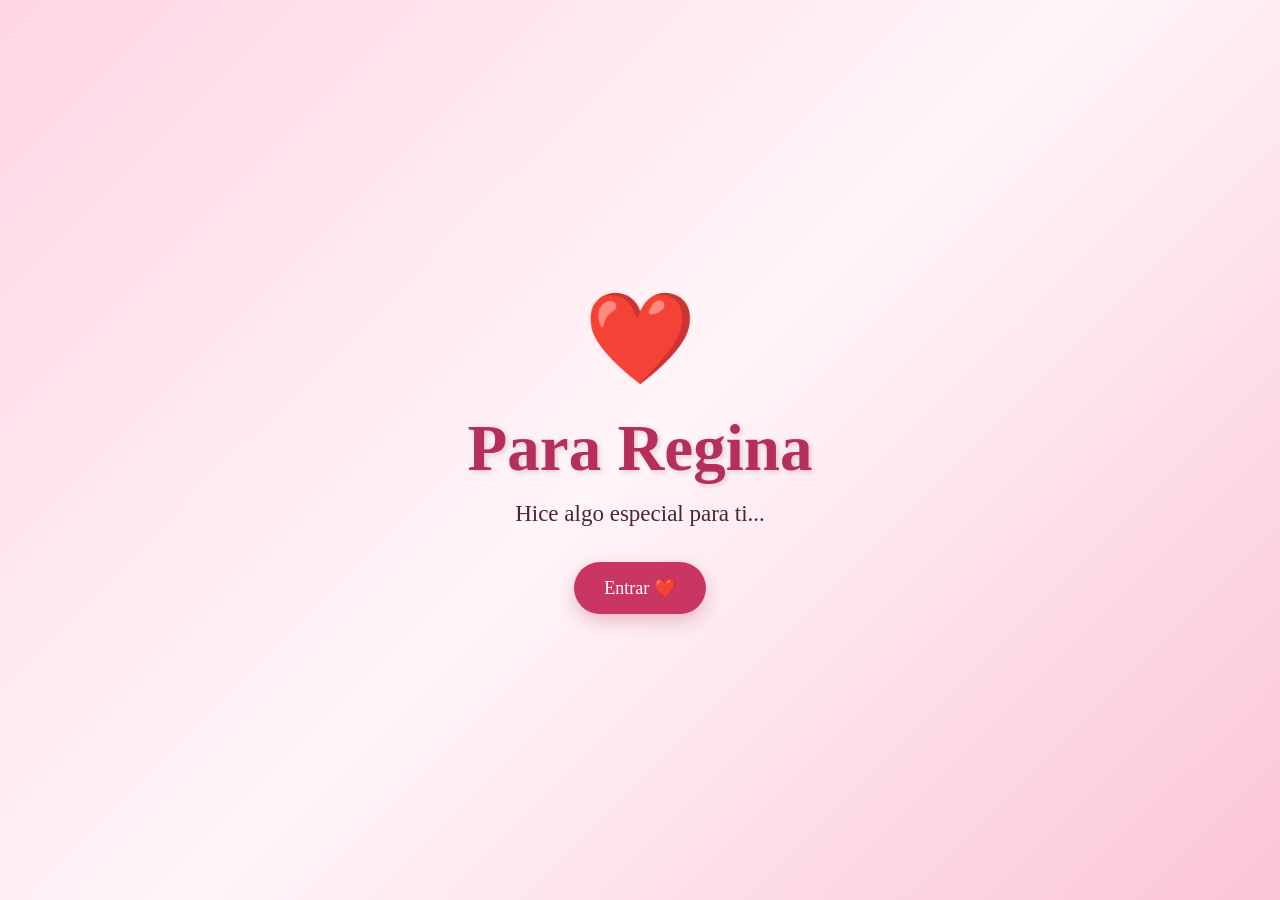
<file: index.html>
<!DOCTYPE html>
<html lang="es">

<head>
    <meta charset="UTF-8">
    <meta name="viewport" content="width=device-width, initial-scale=1.0">

    <title>Para Regina ❤️</title>

    <link rel="stylesheet" href="style.css">
</head>

<body>

    <main class="portada">

        <div class="corazon">❤️</div>

        <h1>Para Regina</h1>

        <p>Hice algo especial para ti...</p>

        <a href="carta.html" class="boton">
            Entrar ❤️
        </a>

    </main>

</body>

</html>
</file>
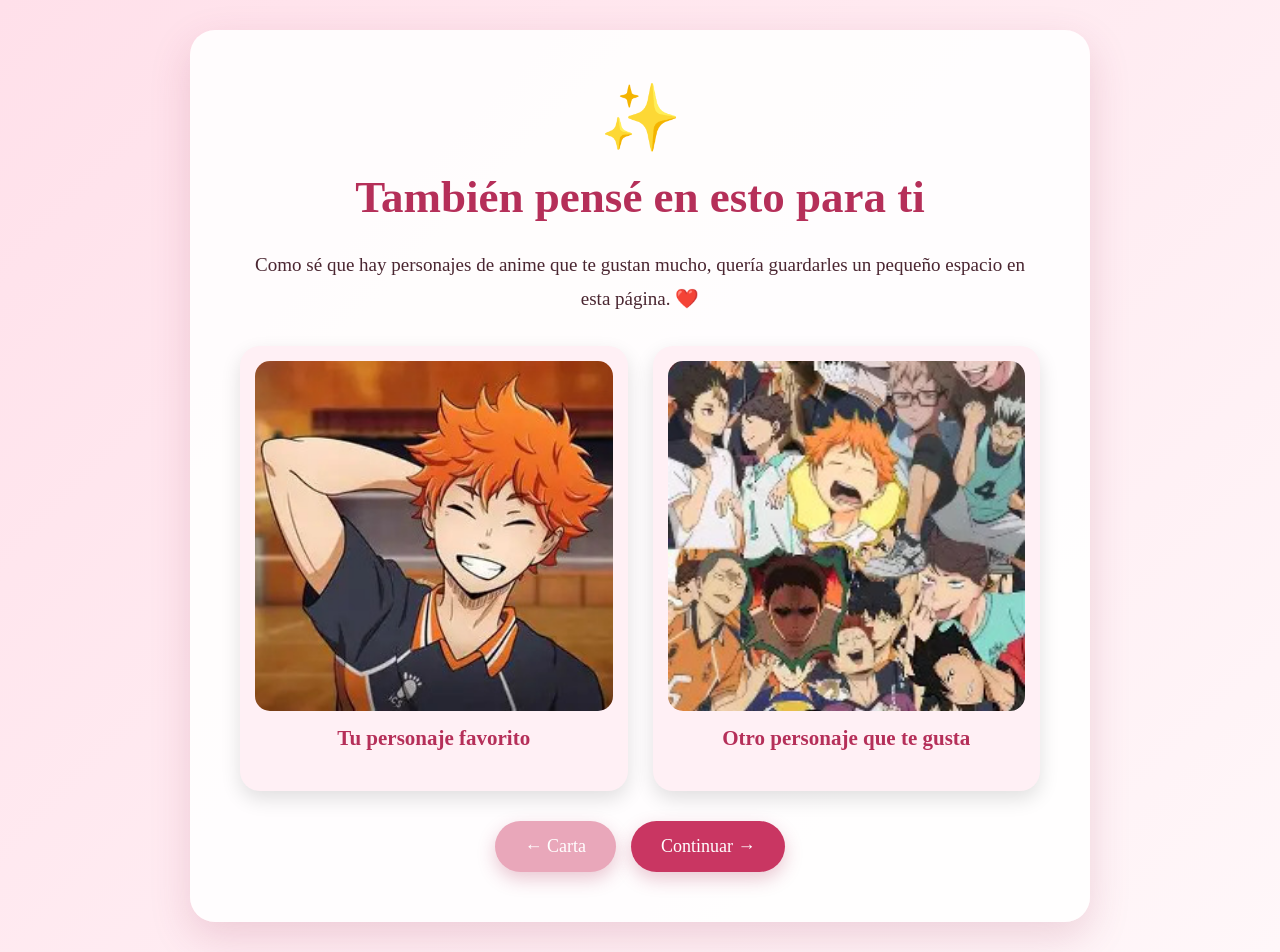
<file: anime.html>
<!DOCTYPE html>
<html lang="es">

<head>
    <meta charset="UTF-8">
    <meta name="viewport" content="width=device-width, initial-scale=1.0">

    <title>Para Regina ❤️</title>

    <link rel="stylesheet" href="style.css">
</head>

<body>

    <main class="pagina">

        <div class="tarjeta grande">

            <div class="emoji">✨</div>

            <h1>También pensé en esto para ti</h1>

            <p>
                Como sé que hay personajes de anime que te gustan mucho,
                quería guardarles un pequeño espacio en esta página. ❤️
            </p>

            <div class="anime">

                <div class="personaje">
                    <img src="anime1.jpg" alt="Personaje favorito de Regina">

                    <h2>Tu personaje favorito</h2>
                </div>

                <div class="personaje">
                    <img src="anime2.jpg" alt="Otro personaje favorito de Regina">

                    <h2>Otro personaje que te gusta</h2>
                </div>

            </div>

            <div class="botones">

                <a href="carta.html" class="boton secundario">
                    ← Carta
                </a>

                <a href="fotos.html" class="boton">
                    Continuar → 
                </a>

            </div>

        </div>

    </main>

</body>

</html>
</file>
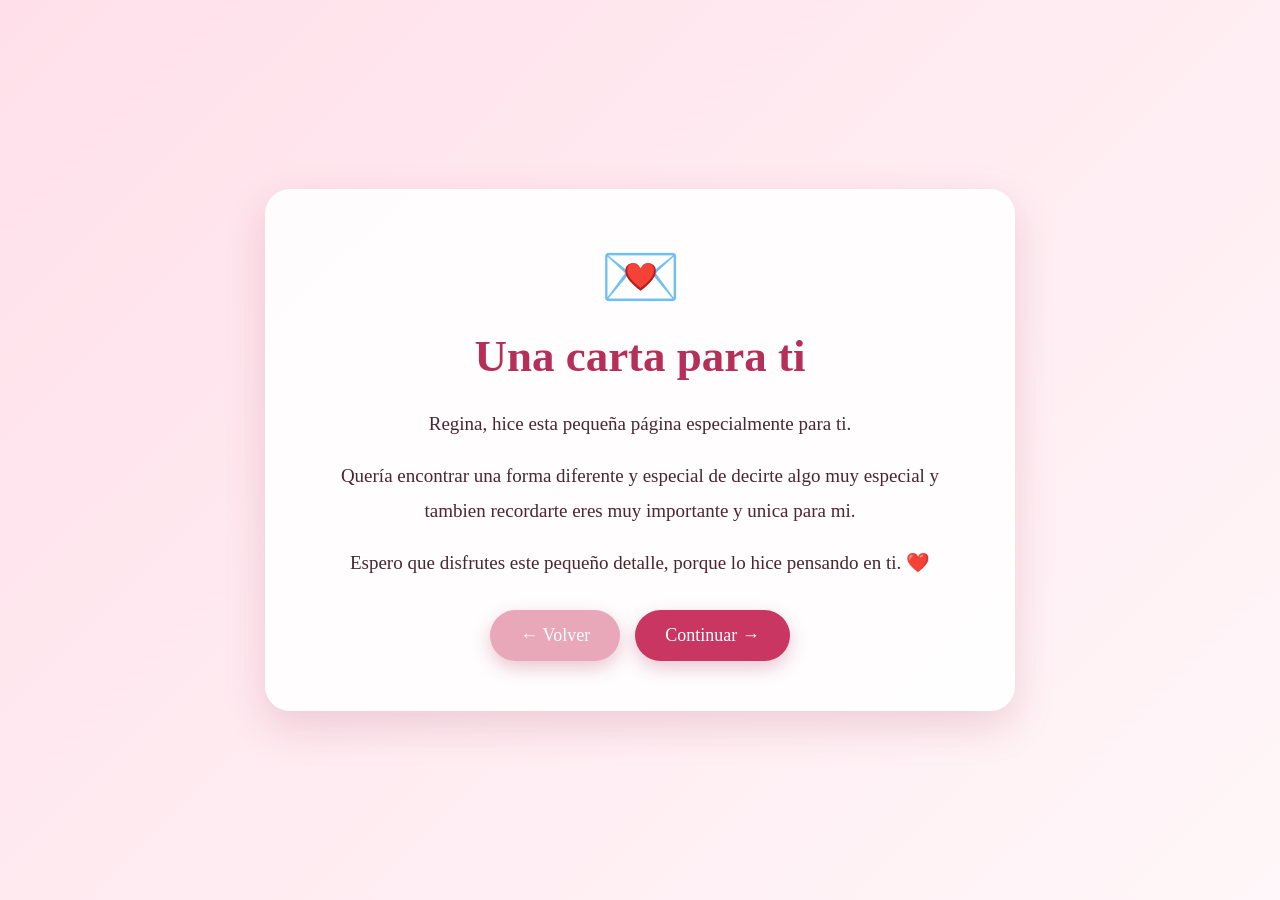
<file: carta.html>
<!DOCTYPE html>
<html lang="es">

<head>
    <meta charset="UTF-8">
    <meta name="viewport" content="width=device-width, initial-scale=1.0">

    <title>Una carta para Regina 💌</title>

    <link rel="stylesheet" href="style.css">
</head>

<body>

    <main class="pagina">

        <div class="tarjeta">

            <div class="emoji">💌</div>

            <h1>Una carta para ti</h1>

            <p>
                Regina, hice esta pequeña página especialmente para ti.
            </p>

            <p>
                Quería encontrar una forma diferente y especial
                de decirte algo muy especial y tambien recordarte eres muy importante y unica para mi.
            </p>

            <p>
                Espero que disfrutes este pequeño detalle,
                porque lo hice pensando en ti. ❤️
            </p>

            <div class="botones">

                <a href="index.html" class="boton secundario">
                    ← Volver
                </a>

                <a href="anime.html" class="boton">
    Continuar → 
</a>

            </div>

        </div>

    </main>

</body>

</html>
</file>
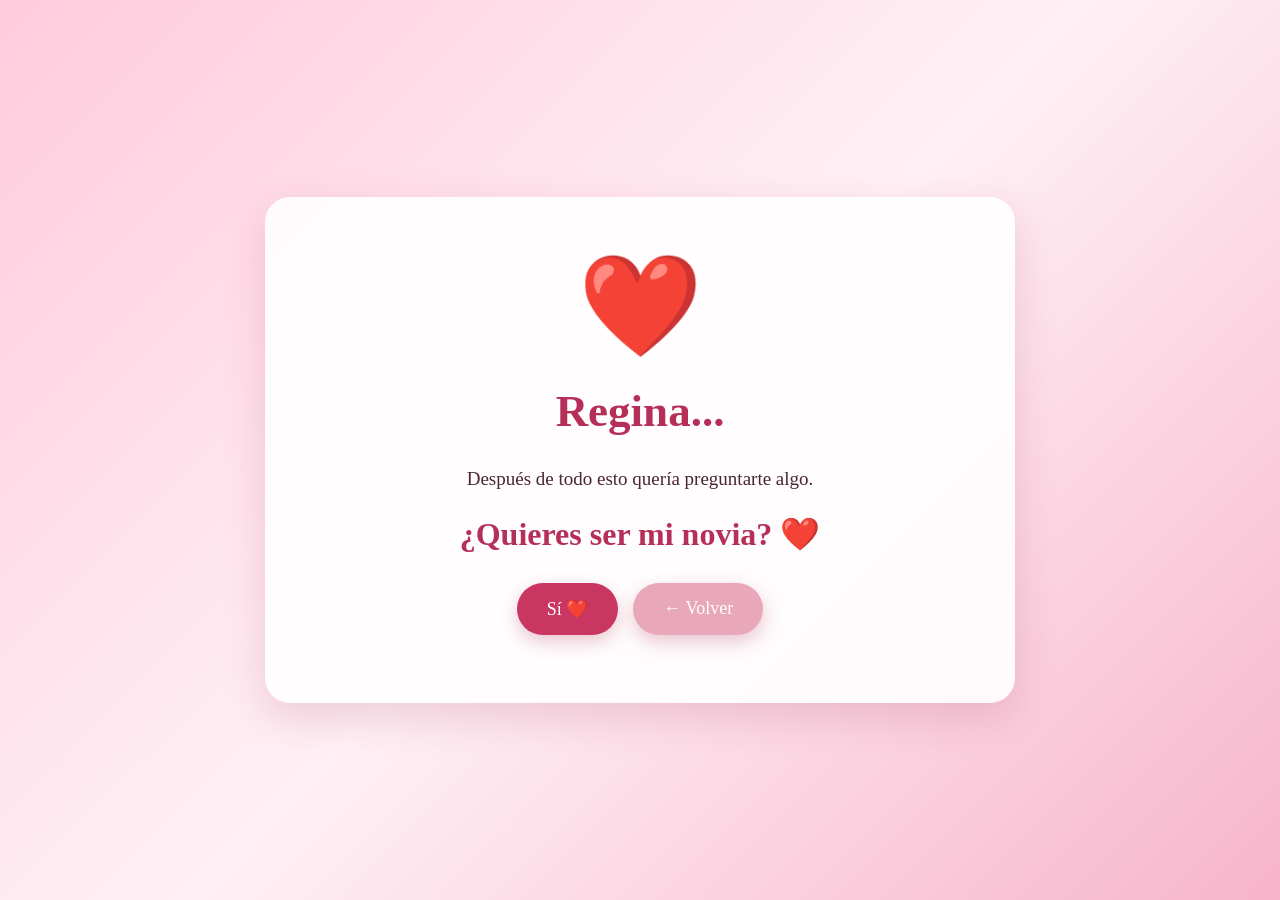
<file: declaracion.html>
<!DOCTYPE html>
<html lang="es">

<head>
    <meta charset="UTF-8">
    <meta name="viewport" content="width=device-width, initial-scale=1.0">

    <title>Una pregunta para Regina ❤️</title>

    <link rel="stylesheet" href="style.css">
</head>

<body>

    <main class="pagina final">

        <div class="tarjeta">

            <div class="corazon grande-corazon">❤️</div>

            <h1>Regina...</h1>

            <p class="pregunta">
                Después de todo esto quería preguntarte algo.
            </p>

            <h2>
                ¿Quieres ser mi novia? ❤️
            </h2>

            <div class="botones">

                <button class="boton" onclick="aceptar()">
                    Sí ❤️
                </button>

                <a href="musica.html" class="boton secundario">
                    ← Volver
                </a>

            </div>

            <p id="respuesta" class="respuesta"></p>

        </div>

    </main>

    <script src="script.js"></script>

</body>

</html>
</file>
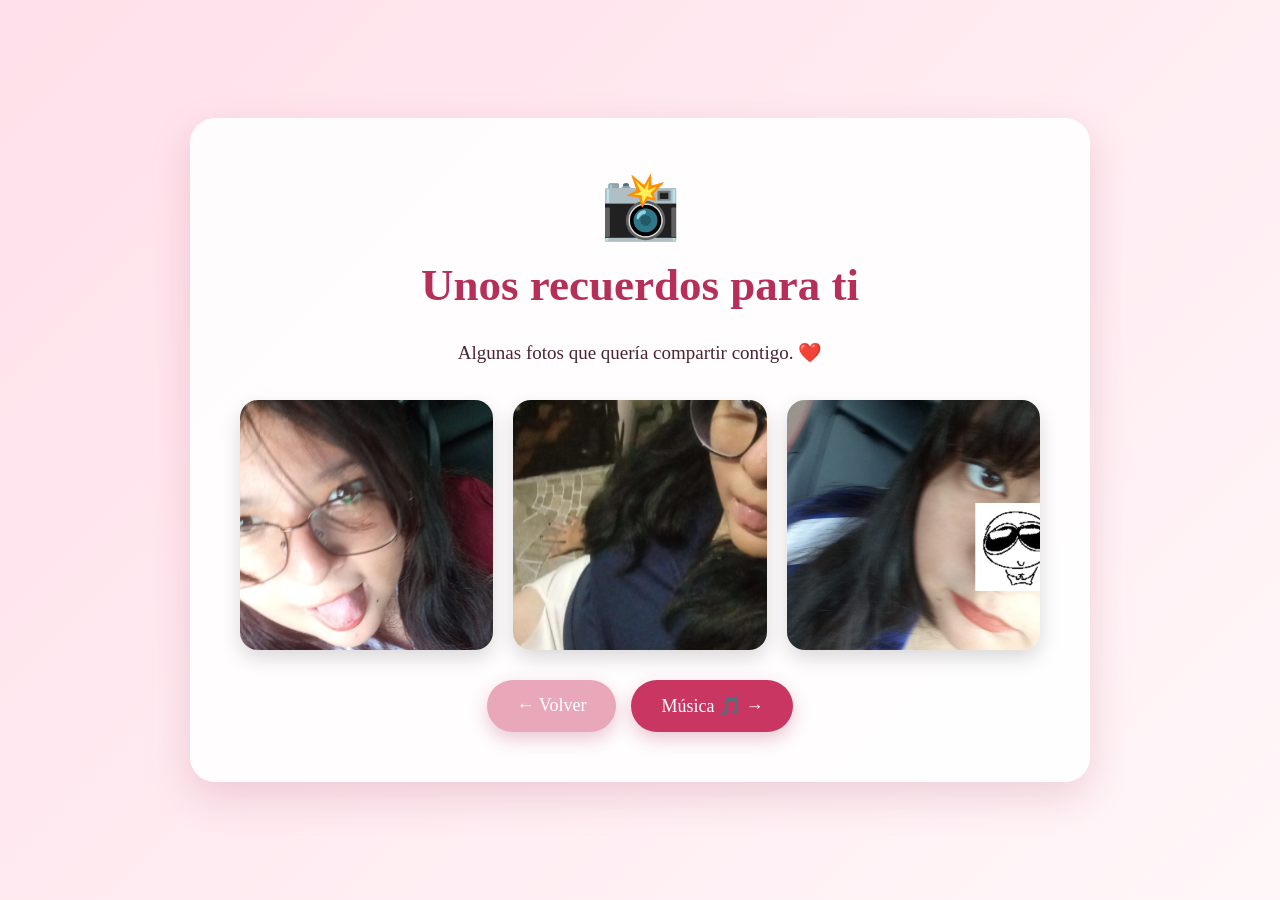
<file: fotos.html>
<!DOCTYPE html>
<html lang="es">

<head>
    <meta charset="UTF-8">
    <meta name="viewport" content="width=device-width, initial-scale=1.0">

    <title>Nuestros recuerdos 📸</title>

    <link rel="stylesheet" href="style.css">
</head>

<body>

    <main class="pagina">

        <div class="tarjeta grande">

            <div class="emoji">📸</div>

            <h1>Unos recuerdos para ti</h1>

            <p>
                Algunas fotos que quería compartir contigo. ❤️
            </p>

            <div class="galeria">
                
<img src="foto1.jpeg" alt="Foto 1">

<img src="foto2.jpeg" alt="Foto 2">

<img src="foto3.jpeg" alt="Foto 3">
            </div>

            <div class="botones">

                <a href="carta.html" class="boton secundario">
                    ← Volver
                </a>

                <a href="musica.html" class="boton">
                    Música 🎵 →
                </a>

            </div>

        </div>

    </main>

</body>

</html>
</file>
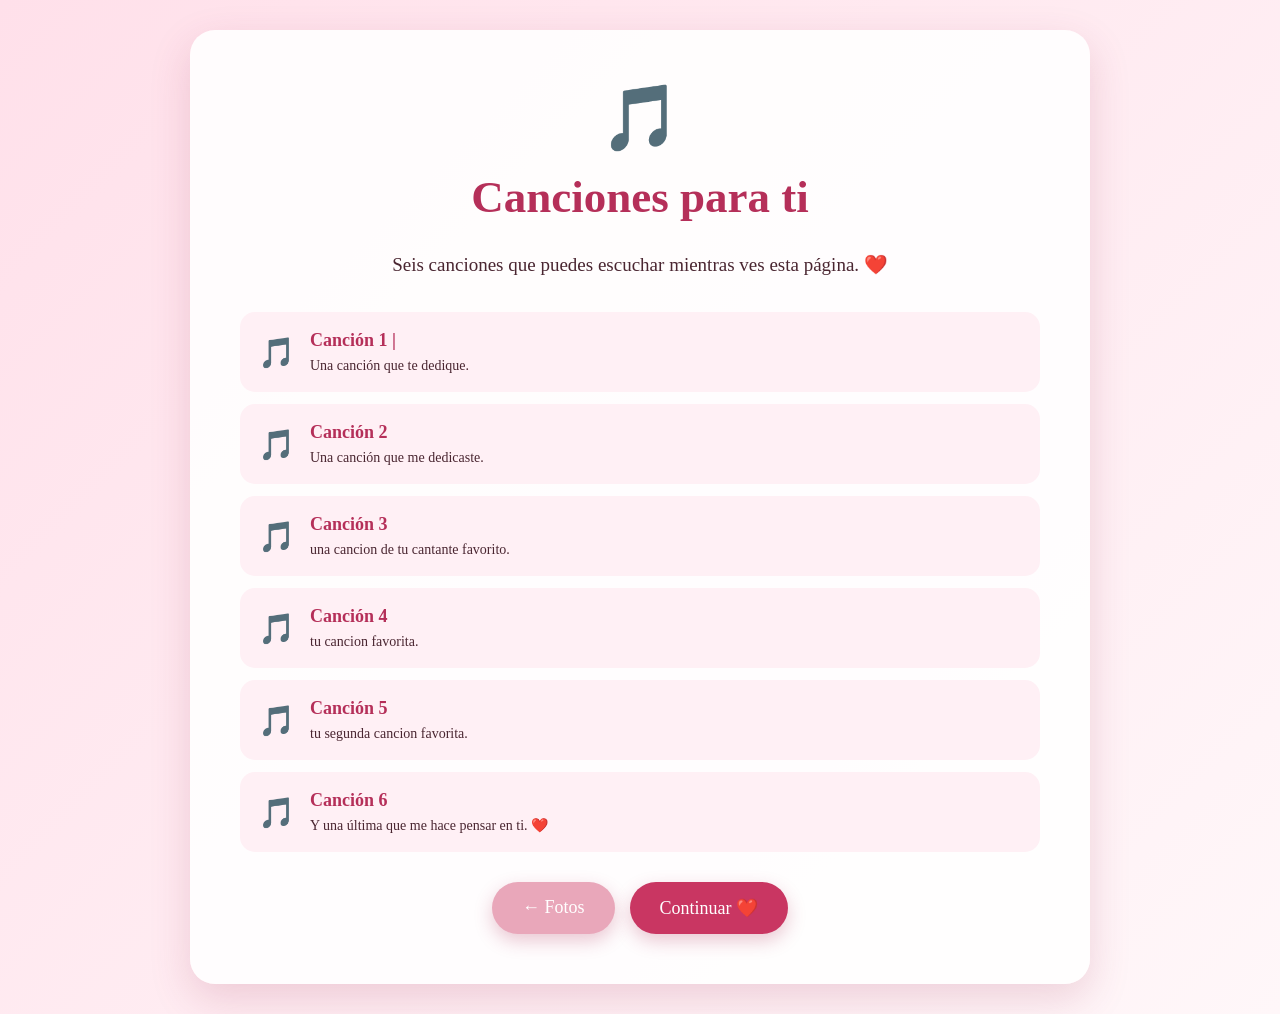
<file: musica.html>
<!DOCTYPE html>
<html lang="es">

<head>
    <meta charset="UTF-8">
    <meta name="viewport" content="width=device-width, initial-scale=1.0">

    <title>Canciones para ti 🎵</title>

    <link rel="stylesheet" href="style.css">
</head>

<body>

    <main class="pagina">

        <div class="tarjeta grande">

            <div class="emoji">🎵</div>

            <h1>Canciones para ti</h1>

            <p>
                Seis canciones que puedes escuchar mientras ves esta página. ❤️
            </p>

            <div class="canciones">

                <a href="https://www.youtube.com/watch?v=jhx3hYS__JI&list=RDjhx3hYS__JI&start_radio=1" target="_blank" class="cancion">
                    <span>🎵</span>
                    <div>
                        <strong>Canción 1   |</strong>
                        <small>Una canción que te dedique.</small>
                    </div>
                </a>

                <a href="https://youtu.be/mTQw-VmSsjk?si=egO-gvPRDH_V0R2z" target="_blank" class="cancion">
                    <span>🎵</span>
                    <div>
                        <strong>Canción 2</strong>
                        <small>Una canción que me dedicaste.</small>
                    </div>
                </a>

                <a href="https://youtu.be/XwxLwG2_Sxk?si=aRaptutNkvDzDKOW" target="_blank" class="cancion">
                    <span>🎵</span>
                    <div>
                        <strong>Canción 3</strong>
                        <small>una cancion de tu cantante favorito.</small>
                    </div>
                </a>

                <a href="https://youtu.be/OyJ1oFqyEfU?si=eliXni1JBJ_3h9UM" target="_blank" class="cancion">
                    <span>🎵</span>
                    <div>
                        <strong>Canción 4</strong>
                        <small>tu cancion favorita.</small>
                    </div>
                </a>

                <a href="https://www.youtube.com/watch?v=eVVW30yGTWs&list=RDeVVW30yGTWs&start_radio=1" target="_blank" class="cancion">
                    <span>🎵</span>
                    <div>
                        <strong>Canción 5</strong>
                        <small>tu segunda cancion favorita.</small>
                    </div>
                </a>

                <a href="https://youtu.be/XbAkvOVtfk8?si=FMHi8-h54V_nzkXA" target="_blank" class="cancion">
                    <span>🎵</span>
                    <div>
                        <strong>Canción 6</strong>
                        <small>Y una última que me hace pensar en ti. ❤️</small>
                    </div>
                </a>

            </div>

            <div class="botones">

                <a href="fotos.html" class="boton secundario">
                    ← Fotos
                </a>

                <a href="declaracion.html" class="boton">
                    Continuar ❤️
                </a>

            </div>

        </div>

    </main>

</body>

</html>
</file>
<file: style.css>
* {
    margin: 0;
    padding: 0;
    box-sizing: border-box;
}

body {
    font-family: Georgia, "Times New Roman", serif;
    color: #4a2631;
    background: #fff0f5;
}

/* PORTADA */

.portada {
    min-height: 100vh;

    display: flex;
    flex-direction: column;
    justify-content: center;
    align-items: center;

    text-align: center;

    padding: 30px;

    background: linear-gradient(
        135deg,
        #ffd6e4,
        #fff5f8,
        #fbc4d7
    );
}

.corazon {
    font-size: 90px;
    margin-bottom: 20px;

    animation: latido 1.5s infinite;
}

.portada h1 {
    font-size: 65px;
    color: #b52f59;
    margin-bottom: 15px;

    text-shadow: 2px 2px 5px rgba(0, 0, 0, 0.15);
}

.portada p {
    font-size: 23px;
    margin-bottom: 35px;
}

/* PAGINAS */

.pagina {
    min-height: 100vh;

    display: flex;
    justify-content: center;
    align-items: center;

    padding: 30px;

    background: linear-gradient(
        135deg,
        #ffe0ea,
        #fff7f9
    );
}

.tarjeta {
    width: 100%;
    max-width: 750px;

    padding: 50px;

    text-align: center;

    background: rgba(255, 255, 255, 0.9);

    border-radius: 25px;

    box-shadow:
        0 15px 40px rgba(160, 50, 90, 0.18);
}

.tarjeta.grande {
    max-width: 900px;
}

.emoji {
    font-size: 65px;
    margin-bottom: 15px;
}

.tarjeta h1 {
    color: #b52f59;
    font-size: 45px;
    margin-bottom: 25px;
}

.tarjeta p {
    font-size: 19px;
    line-height: 1.8;
    margin-bottom: 18px;
}

/* BOTONES */

.botones {
    display: flex;
    justify-content: center;
    gap: 15px;

    margin-top: 30px;

    flex-wrap: wrap;
}

.boton {
    display: inline-block;

    padding: 15px 30px;

    background: #c93662;

    color: white;

    text-decoration: none;

    border: none;

    border-radius: 35px;

    font-family: Georgia, "Times New Roman", serif;

    font-size: 18px;

    cursor: pointer;

    box-shadow: 0 7px 18px rgba(170, 40, 80, 0.25);

    transition: 0.3s;
}

.boton:hover {
    background: #a9274e;

    transform: translateY(-3px);
}

.secundario {
    background: #e9a7ba;
}

.secundario:hover {
    background: #d887a0;
}

/* GALERIA */

.galeria {
    display: grid;

    grid-template-columns: repeat(3, 1fr);

    gap: 20px;

    margin-top: 30px;
}

.galeria img {
    width: 100%;

    height: 250px;

    object-fit: cover;

    border-radius: 18px;

    box-shadow: 0 8px 20px rgba(0, 0, 0, 0.15);

    transition: 0.3s;
}

.galeria img:hover {
    transform: scale(1.03);
}

/* CANCIONES */

.canciones {
    display: flex;

    flex-direction: column;

    gap: 12px;

    margin-top: 30px;
}

.cancion {
    display: flex;

    align-items: center;

    gap: 15px;

    padding: 18px;

    background: #fff0f5;

    border-radius: 15px;

    text-decoration: none;

    color: #4a2631;

    text-align: left;

    transition: 0.3s;
}

.cancion:hover {
    transform: translateX(5px);

    background: #ffe0ea;
}

.cancion span {
    font-size: 30px;
}

.cancion strong {
    display: block;

    color: #b52f59;

    font-size: 18px;

    margin-bottom: 5px;
}

.cancion small {
    font-size: 14px;
}

/* DECLARACION FINAL */

.final {
    background: linear-gradient(
        135deg,
        #ffcbdc,
        #fff0f5,
        #f7b4ca
    );
}

.grande-corazon {
    font-size: 100px;
}

.pregunta {
    margin-bottom: 25px;
}

.tarjeta h2 {
    color: #b52f59;

    font-size: 32px;

    margin-bottom: 25px;
}

.respuesta {
    color: #b52f59;

    font-size: 25px !important;

    font-weight: bold;

    opacity: 0;

    transition: 0.5s;
}

.respuesta.mostrar {
    opacity: 1;
}

/* ANIMACION */

@keyframes latido {

    0% {
        transform: scale(1);
    }

    50% {
        transform: scale(1.15);
    }

    100% {
        transform: scale(1);
    }
}

/* CELULAR */

@media (max-width: 700px) {

    .portada h1 {
        font-size: 45px;
    }

    .portada p {
        font-size: 19px;
    }

    .corazon {
        font-size: 70px;
    }

    .tarjeta {
        padding: 30px 20px;
    }

    .tarjeta h1 {
        font-size: 35px;
    }

    .galeria {
        grid-template-columns: 1fr;
    }

    .galeria img {
        height: 300px;
    }

    .tarjeta h2 {
        font-size: 25px;
    }

    .boton {
        font-size: 16px;
        padding: 13px 24px;
    }
}
/* PERSONAJES DE ANIME */

.anime {
    display: grid;

    grid-template-columns: repeat(2, 1fr);

    gap: 25px;

    margin-top: 30px;
}

.personaje {
    background: #fff0f5;

    padding: 15px;

    border-radius: 20px;

    box-shadow: 0 8px 20px rgba(0, 0, 0, 0.12);
}

.personaje img {
    width: 100%;

    height: 350px;

    object-fit: cover;

    border-radius: 15px;

    display: block;

    transition: 0.3s;
}

.personaje img:hover {
    transform: scale(1.03);
}

.personaje h2 {
    color: #b52f59;

    font-size: 21px;

    margin-top: 15px;
}


/* CELULAR */

@media (max-width: 700px) {

    .anime {
        grid-template-columns: 1fr;
    }

    .personaje img {
        height: 350px;
    }
}
</file>
